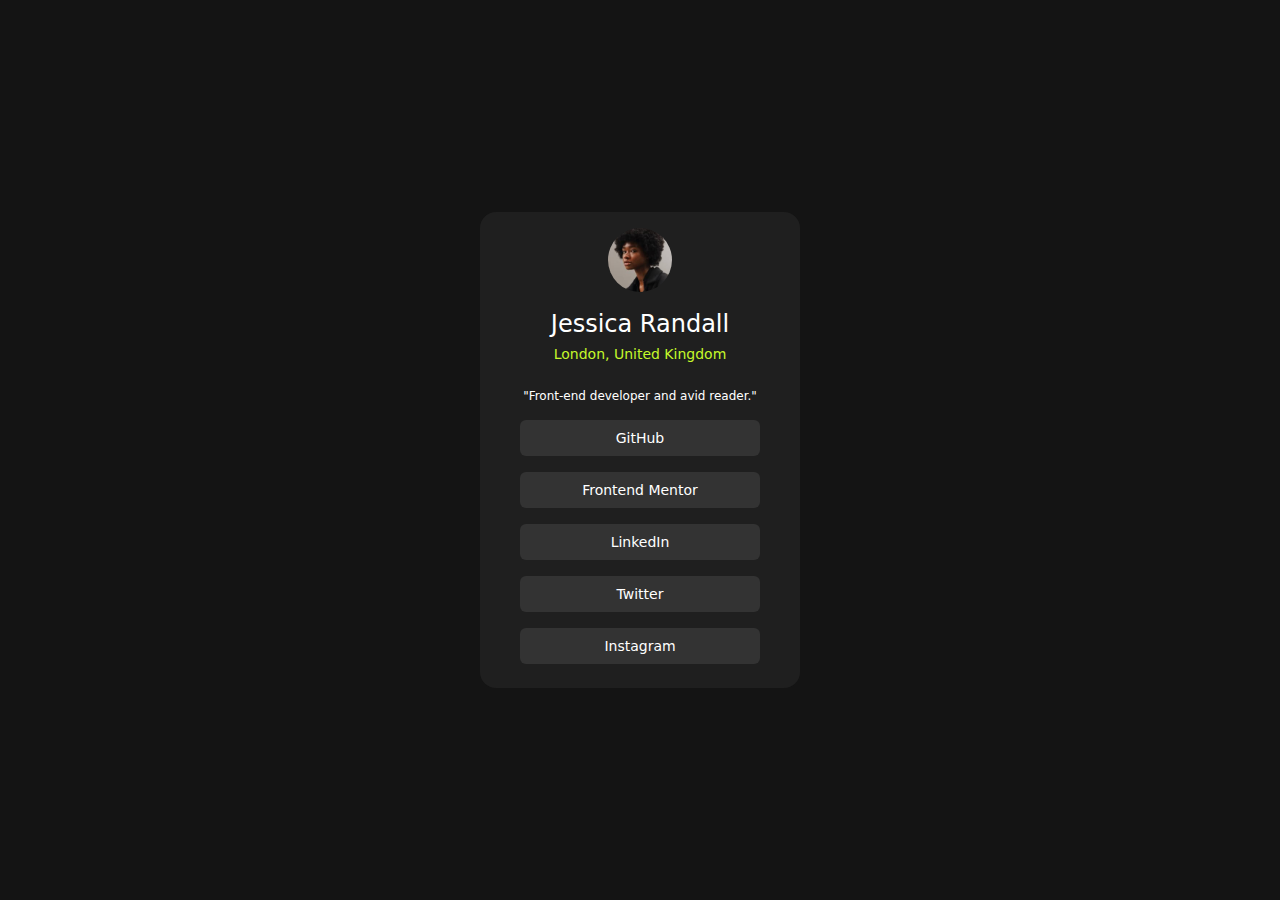
<file: social-links-profile/index.html>
<!DOCTYPE html>
<html lang="es">
<head>
  <meta charset="UTF-8">
  <meta name="viewport" content="width=device-width, initial-scale=1.0"> <!-- displays site properly based on user's device -->

  <link rel="icon" type="image/png" sizes="32x32" href="./assets/images/favicon-32x32.png">
  
  <title>Frontend Mentor | Social links profile</title>
  <link href="src/output.css" rel="stylesheet">
</head>
<body class="bg-Off-Black flex justify-center items-center w-full h-[100vh] flex-col">
  <div class="bg-Dark-Grey flex justify-center items-center flex-col rounded-2xl w-80">
    <img src="assets/images/avatar-jessica.jpeg" alt="" width="20%" height="auto" class="rounded-full mt-4 mb-4">
    <h1 class="text-white text-2xl mb-1">Jessica Randall</h1>
    <h4 class="text-Green text-sm mb-6">London, United Kingdom</h4> 
    <p class="text-White-page text-xs mb-2">"Front-end developer and avid reader."</p>
    <div class="flex justify-center items-center flex-col w-60 mb-4">
      <button class="bg-Grey text-White-page w-full rounded-md text-sm p-2 m-2 hover:bg-Green hover:text-Off-Black hover:font-bold">GitHub</button>
      <button class="bg-Grey text-White-page w-full rounded-md text-sm p-2 m-2 hover:bg-Green hover:text-Off-Black hover:font-bold">Frontend Mentor</button>
      <button class="bg-Grey text-White-page w-full rounded-md text-sm p-2 m-2 hover:bg-Green hover:text-Off-Black hover:font-bold">LinkedIn</button>
      <button class="bg-Grey text-White-page w-full rounded-md text-sm p-2 m-2 hover:bg-Green hover:text-Off-Black hover:font-bold">Twitter</button>
      <button class="bg-Grey text-White-page w-full rounded-md text-sm p-2 m-2 hover:bg-Green hover:text-Off-Black hover:font-bold">Instagram</button>
    </div>

  </div>
  
  <!-- <div class="attribution text-White-page text-xs mt-20 mb-0">
    Challenge by <a href="https://www.frontendmentor.io?ref=challenge" target="_blank">Frontend Mentor</a>. 
    Coded by <a href="https://www.kelmerdev.com/" target="_blank">Kelmer</a>.
  </div> -->
</body>
</html>
</file>
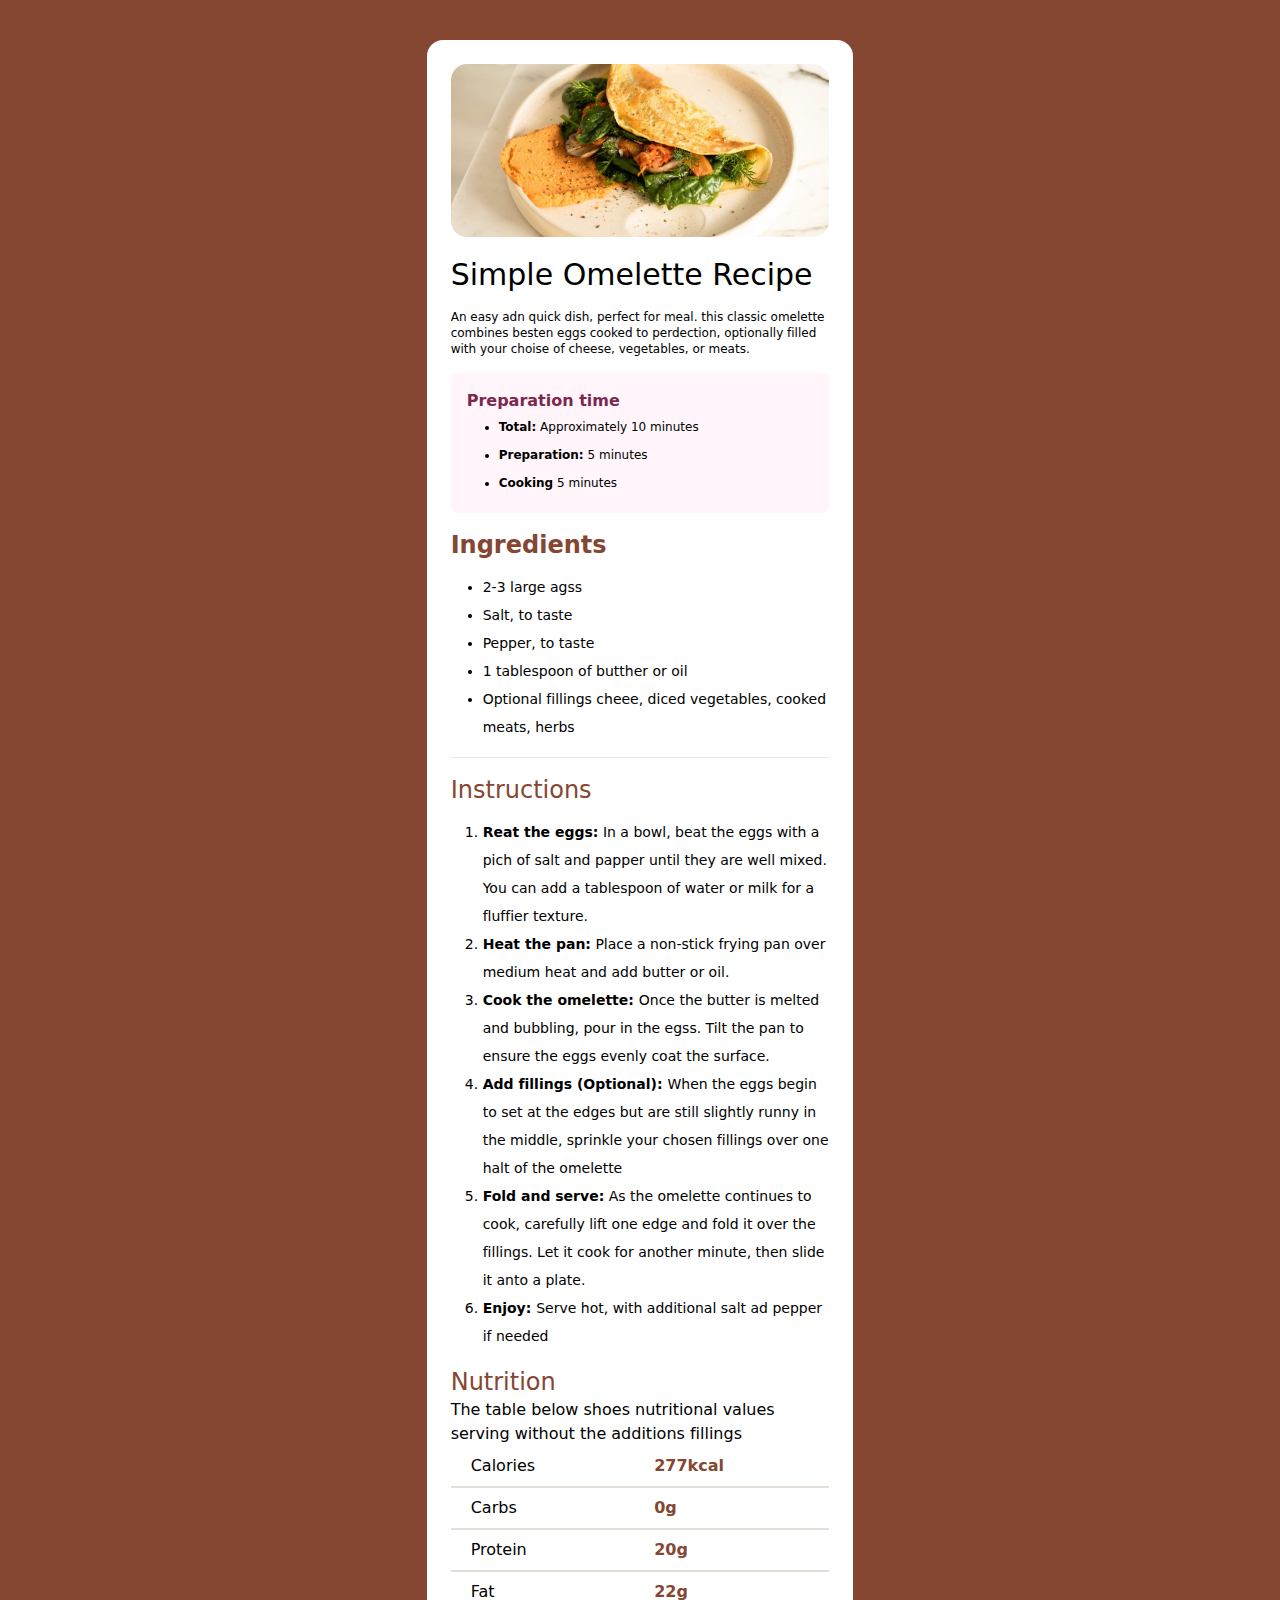
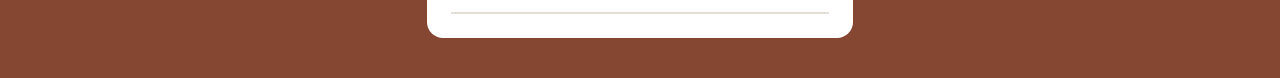
<file: recipe-page/src/index.html>
<!DOCTYPE html>
<html lang="es">
  <head>
    <meta charset="UTF-8" />
    <meta name="viewport" content="width=device-width, initial-scale=1.0" />
    <title>Recipe</title>
    <link href="./output.css" rel="stylesheet" />
  </head>
  <body class="mobile:bg-sky-300 bg-Nutmeg flex justify-center items-center ">
    <div class="bg-White-page rounded-2xl w-4/12 p-6 m-10 mobile:w-full mobile:p-0 mobile:m-0">
      <img
        src="../assets/images/image-omelette.jpeg"
        alt=""
        width="100%"
        height="auto"
        class="rounded-2xl mobile:rounded-none"
      />
      <h2 class="text-wrap text-3xl font-medium mt-5 mobile:m-3">
        Simple Omelette Recipe
      </h2>
      <p class="mt-4 text-xs mobile:m-3">
        An easy adn quick dish, perfect for meal. this classic omelette combines
        besten eggs cooked to perdection, optionally filled with your choise of
        cheese, vegetables, or meats.
      </p>

      <div class="bg-Rose-White mt-4 pb-4 rounded-md mobile:m-3">
        <div class="pl-4 pt-4">
          <h4 class="text-Dark-Raspberry font-bold">Preparation time</h4>
          <ul class="list-disc text-xs pl-8 leading-7">
            <li><strong>Total:</strong> Approximately 10 minutes</li>
            <li><strong>Preparation:</strong> 5 minutes</li>
            <li><strong>Cooking</strong> 5 minutes</li>
          </ul>
        </div>
      </div>

      <div>
        <h3 class="text-Nutmeg font-bold text-2xl	pt-4 mobile:m-3">Ingredients</h3>
        <ul class="list-disc pl-8 mt-3 text-sm leading-7">
          <li>2-3 large agss</li>
          <li>Salt, to taste</li>
          <li>Pepper, to taste</li>
          <li>1 tablespoon of butther or oil</li>
          <li>
            Optional fillings cheee, diced vegetables, cooked meats, herbs
          </li>
        </ul>
      </div>
      <hr class="mt-4 bg-Light-Grey">
      <div>
        <h3 class="text-Nutmeg font-medium text-2xl	pt-4 mobile:m-3">Instructions</h3>
        <ol class="list-decimal text-Nutmeg font-bold pl-8 mt-3 text-sm leading-7">
          <li class="text-black font-normal"><strong>Reat the eggs:</strong> In a bowl, beat the eggs with a pich of salt and papper until they are well mixed. You can add a tablespoon of water or milk for a fluffier texture.</li>
          <li class="text-black font-normal"><strong>Heat the pan:</strong> Place a non-stick frying pan over medium heat and add butter or oil.</li>
          <li class="text-black font-normal"><strong>Cook the omelette: </strong>Once the butter is melted and bubbling, pour in the egss. Tilt the pan to ensure the eggs evenly coat the surface.</li>
          <li class="text-black font-normal"><strong>Add fillings (Optional): </strong> When the eggs begin to set at the edges but are still slightly runny in the middle, sprinkle your chosen fillings over one halt of the omelette</li>
          <li class="text-black font-normal"><strong>Fold and serve:</strong> As the omelette continues to cook, carefully lift one edge and fold it over the fillings. Let it cook for another minute, then slide it anto a plate.
          </li>
          <li class="text-black font-normal"><strong>Enjoy: </strong>Serve hot, with additional salt ad pepper if needed</li>
        </ol>
      </div>

      <div class="mobile:m-3">
        <h3 class="text-Nutmeg font-medium text-2xl	pt-4">Nutrition</h3>
        <p>The table below shoes nutritional values serving without the additions fillings</p>

        <div class="table w-full">
          <div class="table-row-group leading-10">
            <div class="table-row">
              <div class="table-cell pl-5 border-b-2 border-Light-Grey">Calories</div>
              <div class="table-cell pl-5 text-Nutmeg font-bold border-b-2 border-Light-Grey">277kcal</div>
            </div>
            <div class="table-row">
              <div class="table-cell pl-5 border-b-2 border-Light-Grey">Carbs</div>
              <div class="table-cell pl-5 text-Nutmeg font-bold border-b-2 border-Light-Grey">0g</div>
            </div>
            <div class="table-row">
              <div class="table-cell pl-5 border-b-2 border-Light-Grey">Protein</div>
              <div class="table-cell pl-5 text-Nutmeg font-bold border-b-2 border-Light-Grey">20g</div>
            </div>
            <div class="table-row">
              <div class="table-cell pl-5 border-b-2 border-Light-Grey">Fat</div>
              <div class="table-cell pl-5 text-Nutmeg font-bold border-b-2 border-Light-Grey">22g</div>
            </div>
          </div>
        </div>
      </div>
    </div>
  </body>
</html>
</file>
<file: social-links-profile/src/output.css>
/*
! tailwindcss v3.4.3 | MIT License | https://tailwindcss.com
*/

/*
1. Prevent padding and border from affecting element width. (https://github.com/mozdevs/cssremedy/issues/4)
2. Allow adding a border to an element by just adding a border-width. (https://github.com/tailwindcss/tailwindcss/pull/116)
*/

*,
::before,
::after {
  box-sizing: border-box;
  /* 1 */
  border-width: 0;
  /* 2 */
  border-style: solid;
  /* 2 */
  border-color: #e5e7eb;
  /* 2 */
}

::before,
::after {
  --tw-content: '';
}

/*
1. Use a consistent sensible line-height in all browsers.
2. Prevent adjustments of font size after orientation changes in iOS.
3. Use a more readable tab size.
4. Use the user's configured `sans` font-family by default.
5. Use the user's configured `sans` font-feature-settings by default.
6. Use the user's configured `sans` font-variation-settings by default.
7. Disable tap highlights on iOS
*/

html,
:host {
  line-height: 1.5;
  /* 1 */
  -webkit-text-size-adjust: 100%;
  /* 2 */
  -moz-tab-size: 4;
  /* 3 */
  -o-tab-size: 4;
     tab-size: 4;
  /* 3 */
  font-family: ui-sans-serif, system-ui, sans-serif, "Apple Color Emoji", "Segoe UI Emoji", "Segoe UI Symbol", "Noto Color Emoji";
  /* 4 */
  font-feature-settings: normal;
  /* 5 */
  font-variation-settings: normal;
  /* 6 */
  -webkit-tap-highlight-color: transparent;
  /* 7 */
}

/*
1. Remove the margin in all browsers.
2. Inherit line-height from `html` so users can set them as a class directly on the `html` element.
*/

body {
  margin: 0;
  /* 1 */
  line-height: inherit;
  /* 2 */
}

/*
1. Add the correct height in Firefox.
2. Correct the inheritance of border color in Firefox. (https://bugzilla.mozilla.org/show_bug.cgi?id=190655)
3. Ensure horizontal rules are visible by default.
*/

hr {
  height: 0;
  /* 1 */
  color: inherit;
  /* 2 */
  border-top-width: 1px;
  /* 3 */
}

/*
Add the correct text decoration in Chrome, Edge, and Safari.
*/

abbr:where([title]) {
  -webkit-text-decoration: underline dotted;
          text-decoration: underline dotted;
}

/*
Remove the default font size and weight for headings.
*/

h1,
h2,
h3,
h4,
h5,
h6 {
  font-size: inherit;
  font-weight: inherit;
}

/*
Reset links to optimize for opt-in styling instead of opt-out.
*/

a {
  color: inherit;
  text-decoration: inherit;
}

/*
Add the correct font weight in Edge and Safari.
*/

b,
strong {
  font-weight: bolder;
}

/*
1. Use the user's configured `mono` font-family by default.
2. Use the user's configured `mono` font-feature-settings by default.
3. Use the user's configured `mono` font-variation-settings by default.
4. Correct the odd `em` font sizing in all browsers.
*/

code,
kbd,
samp,
pre {
  font-family: ui-monospace, SFMono-Regular, Menlo, Monaco, Consolas, "Liberation Mono", "Courier New", monospace;
  /* 1 */
  font-feature-settings: normal;
  /* 2 */
  font-variation-settings: normal;
  /* 3 */
  font-size: 1em;
  /* 4 */
}

/*
Add the correct font size in all browsers.
*/

small {
  font-size: 80%;
}

/*
Prevent `sub` and `sup` elements from affecting the line height in all browsers.
*/

sub,
sup {
  font-size: 75%;
  line-height: 0;
  position: relative;
  vertical-align: baseline;
}

sub {
  bottom: -0.25em;
}

sup {
  top: -0.5em;
}

/*
1. Remove text indentation from table contents in Chrome and Safari. (https://bugs.chromium.org/p/chromium/issues/detail?id=999088, https://bugs.webkit.org/show_bug.cgi?id=201297)
2. Correct table border color inheritance in all Chrome and Safari. (https://bugs.chromium.org/p/chromium/issues/detail?id=935729, https://bugs.webkit.org/show_bug.cgi?id=195016)
3. Remove gaps between table borders by default.
*/

table {
  text-indent: 0;
  /* 1 */
  border-color: inherit;
  /* 2 */
  border-collapse: collapse;
  /* 3 */
}

/*
1. Change the font styles in all browsers.
2. Remove the margin in Firefox and Safari.
3. Remove default padding in all browsers.
*/

button,
input,
optgroup,
select,
textarea {
  font-family: inherit;
  /* 1 */
  font-feature-settings: inherit;
  /* 1 */
  font-variation-settings: inherit;
  /* 1 */
  font-size: 100%;
  /* 1 */
  font-weight: inherit;
  /* 1 */
  line-height: inherit;
  /* 1 */
  letter-spacing: inherit;
  /* 1 */
  color: inherit;
  /* 1 */
  margin: 0;
  /* 2 */
  padding: 0;
  /* 3 */
}

/*
Remove the inheritance of text transform in Edge and Firefox.
*/

button,
select {
  text-transform: none;
}

/*
1. Correct the inability to style clickable types in iOS and Safari.
2. Remove default button styles.
*/

button,
input:where([type='button']),
input:where([type='reset']),
input:where([type='submit']) {
  -webkit-appearance: button;
  /* 1 */
  background-color: transparent;
  /* 2 */
  background-image: none;
  /* 2 */
}

/*
Use the modern Firefox focus style for all focusable elements.
*/

:-moz-focusring {
  outline: auto;
}

/*
Remove the additional `:invalid` styles in Firefox. (https://github.com/mozilla/gecko-dev/blob/2f9eacd9d3d995c937b4251a5557d95d494c9be1/layout/style/res/forms.css#L728-L737)
*/

:-moz-ui-invalid {
  box-shadow: none;
}

/*
Add the correct vertical alignment in Chrome and Firefox.
*/

progress {
  vertical-align: baseline;
}

/*
Correct the cursor style of increment and decrement buttons in Safari.
*/

::-webkit-inner-spin-button,
::-webkit-outer-spin-button {
  height: auto;
}

/*
1. Correct the odd appearance in Chrome and Safari.
2. Correct the outline style in Safari.
*/

[type='search'] {
  -webkit-appearance: textfield;
  /* 1 */
  outline-offset: -2px;
  /* 2 */
}

/*
Remove the inner padding in Chrome and Safari on macOS.
*/

::-webkit-search-decoration {
  -webkit-appearance: none;
}

/*
1. Correct the inability to style clickable types in iOS and Safari.
2. Change font properties to `inherit` in Safari.
*/

::-webkit-file-upload-button {
  -webkit-appearance: button;
  /* 1 */
  font: inherit;
  /* 2 */
}

/*
Add the correct display in Chrome and Safari.
*/

summary {
  display: list-item;
}

/*
Removes the default spacing and border for appropriate elements.
*/

blockquote,
dl,
dd,
h1,
h2,
h3,
h4,
h5,
h6,
hr,
figure,
p,
pre {
  margin: 0;
}

fieldset {
  margin: 0;
  padding: 0;
}

legend {
  padding: 0;
}

ol,
ul,
menu {
  list-style: none;
  margin: 0;
  padding: 0;
}

/*
Reset default styling for dialogs.
*/

dialog {
  padding: 0;
}

/*
Prevent resizing textareas horizontally by default.
*/

textarea {
  resize: vertical;
}

/*
1. Reset the default placeholder opacity in Firefox. (https://github.com/tailwindlabs/tailwindcss/issues/3300)
2. Set the default placeholder color to the user's configured gray 400 color.
*/

input::-moz-placeholder, textarea::-moz-placeholder {
  opacity: 1;
  /* 1 */
  color: #9ca3af;
  /* 2 */
}

input::placeholder,
textarea::placeholder {
  opacity: 1;
  /* 1 */
  color: #9ca3af;
  /* 2 */
}

/*
Set the default cursor for buttons.
*/

button,
[role="button"] {
  cursor: pointer;
}

/*
Make sure disabled buttons don't get the pointer cursor.
*/

:disabled {
  cursor: default;
}

/*
1. Make replaced elements `display: block` by default. (https://github.com/mozdevs/cssremedy/issues/14)
2. Add `vertical-align: middle` to align replaced elements more sensibly by default. (https://github.com/jensimmons/cssremedy/issues/14#issuecomment-634934210)
   This can trigger a poorly considered lint error in some tools but is included by design.
*/

img,
svg,
video,
canvas,
audio,
iframe,
embed,
object {
  display: block;
  /* 1 */
  vertical-align: middle;
  /* 2 */
}

/*
Constrain images and videos to the parent width and preserve their intrinsic aspect ratio. (https://github.com/mozdevs/cssremedy/issues/14)
*/

img,
video {
  max-width: 100%;
  height: auto;
}

/* Make elements with the HTML hidden attribute stay hidden by default */

[hidden] {
  display: none;
}

*, ::before, ::after {
  --tw-border-spacing-x: 0;
  --tw-border-spacing-y: 0;
  --tw-translate-x: 0;
  --tw-translate-y: 0;
  --tw-rotate: 0;
  --tw-skew-x: 0;
  --tw-skew-y: 0;
  --tw-scale-x: 1;
  --tw-scale-y: 1;
  --tw-pan-x:  ;
  --tw-pan-y:  ;
  --tw-pinch-zoom:  ;
  --tw-scroll-snap-strictness: proximity;
  --tw-gradient-from-position:  ;
  --tw-gradient-via-position:  ;
  --tw-gradient-to-position:  ;
  --tw-ordinal:  ;
  --tw-slashed-zero:  ;
  --tw-numeric-figure:  ;
  --tw-numeric-spacing:  ;
  --tw-numeric-fraction:  ;
  --tw-ring-inset:  ;
  --tw-ring-offset-width: 0px;
  --tw-ring-offset-color: #fff;
  --tw-ring-color: rgb(59 130 246 / 0.5);
  --tw-ring-offset-shadow: 0 0 #0000;
  --tw-ring-shadow: 0 0 #0000;
  --tw-shadow: 0 0 #0000;
  --tw-shadow-colored: 0 0 #0000;
  --tw-blur:  ;
  --tw-brightness:  ;
  --tw-contrast:  ;
  --tw-grayscale:  ;
  --tw-hue-rotate:  ;
  --tw-invert:  ;
  --tw-saturate:  ;
  --tw-sepia:  ;
  --tw-drop-shadow:  ;
  --tw-backdrop-blur:  ;
  --tw-backdrop-brightness:  ;
  --tw-backdrop-contrast:  ;
  --tw-backdrop-grayscale:  ;
  --tw-backdrop-hue-rotate:  ;
  --tw-backdrop-invert:  ;
  --tw-backdrop-opacity:  ;
  --tw-backdrop-saturate:  ;
  --tw-backdrop-sepia:  ;
  --tw-contain-size:  ;
  --tw-contain-layout:  ;
  --tw-contain-paint:  ;
  --tw-contain-style:  ;
}

::backdrop {
  --tw-border-spacing-x: 0;
  --tw-border-spacing-y: 0;
  --tw-translate-x: 0;
  --tw-translate-y: 0;
  --tw-rotate: 0;
  --tw-skew-x: 0;
  --tw-skew-y: 0;
  --tw-scale-x: 1;
  --tw-scale-y: 1;
  --tw-pan-x:  ;
  --tw-pan-y:  ;
  --tw-pinch-zoom:  ;
  --tw-scroll-snap-strictness: proximity;
  --tw-gradient-from-position:  ;
  --tw-gradient-via-position:  ;
  --tw-gradient-to-position:  ;
  --tw-ordinal:  ;
  --tw-slashed-zero:  ;
  --tw-numeric-figure:  ;
  --tw-numeric-spacing:  ;
  --tw-numeric-fraction:  ;
  --tw-ring-inset:  ;
  --tw-ring-offset-width: 0px;
  --tw-ring-offset-color: #fff;
  --tw-ring-color: rgb(59 130 246 / 0.5);
  --tw-ring-offset-shadow: 0 0 #0000;
  --tw-ring-shadow: 0 0 #0000;
  --tw-shadow: 0 0 #0000;
  --tw-shadow-colored: 0 0 #0000;
  --tw-blur:  ;
  --tw-brightness:  ;
  --tw-contrast:  ;
  --tw-grayscale:  ;
  --tw-hue-rotate:  ;
  --tw-invert:  ;
  --tw-saturate:  ;
  --tw-sepia:  ;
  --tw-drop-shadow:  ;
  --tw-backdrop-blur:  ;
  --tw-backdrop-brightness:  ;
  --tw-backdrop-contrast:  ;
  --tw-backdrop-grayscale:  ;
  --tw-backdrop-hue-rotate:  ;
  --tw-backdrop-invert:  ;
  --tw-backdrop-opacity:  ;
  --tw-backdrop-saturate:  ;
  --tw-backdrop-sepia:  ;
  --tw-contain-size:  ;
  --tw-contain-layout:  ;
  --tw-contain-paint:  ;
  --tw-contain-style:  ;
}

.m-2 {
  margin: 0.5rem;
}

.mt-4 {
  margin-top: 1rem;
}

.mt-20 {
  margin-top: 5rem;
}

.mb-10 {
  margin-bottom: 2.5rem;
}

.mb-4 {
  margin-bottom: 1rem;
}

.mb-2 {
  margin-bottom: 0.5rem;
}

.mb-6 {
  margin-bottom: 1.5rem;
}

.mb-3 {
  margin-bottom: 0.75rem;
}

.mb-1 {
  margin-bottom: 0.25rem;
}

.mb-0 {
  margin-bottom: 0px;
}

.flex {
  display: flex;
}

.h-14 {
  height: 3.5rem;
}

.h-full {
  height: 100%;
}

.h-\[100vh\] {
  height: 100vh;
}

.w-12 {
  width: 3rem;
}

.w-4\/5 {
  width: 80%;
}

.w-full {
  width: 100%;
}

.w-\[320px\] {
  width: 320px;
}

.w-32 {
  width: 8rem;
}

.w-3\/12 {
  width: 25%;
}

.w-5\/6 {
  width: 83.333333%;
}

.w-4\/6 {
  width: 66.666667%;
}

.w-3\/6 {
  width: 50%;
}

.w-2\/6 {
  width: 33.333333%;
}

.w-1\/6 {
  width: 16.666667%;
}

.w-24 {
  width: 6rem;
}

.w-2\/3 {
  width: 66.666667%;
}

.w-auto {
  width: auto;
}

.w-40 {
  width: 10rem;
}

.w-60 {
  width: 15rem;
}

.w-80 {
  width: 20rem;
}

.w-7 {
  width: 1.75rem;
}

.w-52 {
  width: 13rem;
}

.flex-col {
  flex-direction: column;
}

.items-center {
  align-items: center;
}

.justify-center {
  justify-content: center;
}

.rounded-lg {
  border-radius: 0.5rem;
}

.rounded-full {
  border-radius: 9999px;
}

.rounded-3xl {
  border-radius: 1.5rem;
}

.rounded-2xl {
  border-radius: 1rem;
}

.rounded-sm {
  border-radius: 0.125rem;
}

.rounded-md {
  border-radius: 0.375rem;
}

.bg-black {
  --tw-bg-opacity: 1;
  background-color: rgb(0 0 0 / var(--tw-bg-opacity));
}

.bg-Off-Black {
  --tw-bg-opacity: 1;
  background-color: hsl(0 0% 8% / var(--tw-bg-opacity));
}

.bg-Dark-Grey {
  --tw-bg-opacity: 1;
  background-color: hsl(0 0% 12% / var(--tw-bg-opacity));
}

.bg-Grey {
  --tw-bg-opacity: 1;
  background-color: hsl(0 0% 20% / var(--tw-bg-opacity));
}

.p-3 {
  padding: 0.75rem;
}

.p-2 {
  padding: 0.5rem;
}

.text-sm {
  font-size: 0.875rem;
  line-height: 1.25rem;
}

.text-lg {
  font-size: 1.125rem;
  line-height: 1.75rem;
}

.text-\[40px\] {
  font-size: 40px;
}

.text-2xl {
  font-size: 1.5rem;
  line-height: 2rem;
}

.text-3xl {
  font-size: 1.875rem;
  line-height: 2.25rem;
}

.text-xs {
  font-size: 0.75rem;
  line-height: 1rem;
}

.text-white {
  --tw-text-opacity: 1;
  color: rgb(255 255 255 / var(--tw-text-opacity));
}

.text-Green {
  --tw-text-opacity: 1;
  color: hsl(75 94% 57% / var(--tw-text-opacity));
}

.text-White-page {
  --tw-text-opacity: 1;
  color: hsl(0 0% 100% / var(--tw-text-opacity));
}

.hover\:bg-Green:hover {
  --tw-bg-opacity: 1;
  background-color: hsl(75 94% 57% / var(--tw-bg-opacity));
}

.hover\:font-bold:hover {
  font-weight: 700;
}

.hover\:text-Off-Black:hover {
  --tw-text-opacity: 1;
  color: hsl(0 0% 8% / var(--tw-text-opacity));
}
</file>
<file: recipe-page/src/output.css>
/*
! tailwindcss v3.4.3 | MIT License | https://tailwindcss.com
*/

/*
1. Prevent padding and border from affecting element width. (https://github.com/mozdevs/cssremedy/issues/4)
2. Allow adding a border to an element by just adding a border-width. (https://github.com/tailwindcss/tailwindcss/pull/116)
*/

*,
::before,
::after {
  box-sizing: border-box;
  /* 1 */
  border-width: 0;
  /* 2 */
  border-style: solid;
  /* 2 */
  border-color: #e5e7eb;
  /* 2 */
}

::before,
::after {
  --tw-content: '';
}

/*
1. Use a consistent sensible line-height in all browsers.
2. Prevent adjustments of font size after orientation changes in iOS.
3. Use a more readable tab size.
4. Use the user's configured `sans` font-family by default.
5. Use the user's configured `sans` font-feature-settings by default.
6. Use the user's configured `sans` font-variation-settings by default.
7. Disable tap highlights on iOS
*/

html,
:host {
  line-height: 1.5;
  /* 1 */
  -webkit-text-size-adjust: 100%;
  /* 2 */
  -moz-tab-size: 4;
  /* 3 */
  -o-tab-size: 4;
     tab-size: 4;
  /* 3 */
  font-family: ui-sans-serif, system-ui, sans-serif, "Apple Color Emoji", "Segoe UI Emoji", "Segoe UI Symbol", "Noto Color Emoji";
  /* 4 */
  font-feature-settings: normal;
  /* 5 */
  font-variation-settings: normal;
  /* 6 */
  -webkit-tap-highlight-color: transparent;
  /* 7 */
}

/*
1. Remove the margin in all browsers.
2. Inherit line-height from `html` so users can set them as a class directly on the `html` element.
*/

body {
  margin: 0;
  /* 1 */
  line-height: inherit;
  /* 2 */
}

/*
1. Add the correct height in Firefox.
2. Correct the inheritance of border color in Firefox. (https://bugzilla.mozilla.org/show_bug.cgi?id=190655)
3. Ensure horizontal rules are visible by default.
*/

hr {
  height: 0;
  /* 1 */
  color: inherit;
  /* 2 */
  border-top-width: 1px;
  /* 3 */
}

/*
Add the correct text decoration in Chrome, Edge, and Safari.
*/

abbr:where([title]) {
  -webkit-text-decoration: underline dotted;
          text-decoration: underline dotted;
}

/*
Remove the default font size and weight for headings.
*/

h1,
h2,
h3,
h4,
h5,
h6 {
  font-size: inherit;
  font-weight: inherit;
}

/*
Reset links to optimize for opt-in styling instead of opt-out.
*/

a {
  color: inherit;
  text-decoration: inherit;
}

/*
Add the correct font weight in Edge and Safari.
*/

b,
strong {
  font-weight: bolder;
}

/*
1. Use the user's configured `mono` font-family by default.
2. Use the user's configured `mono` font-feature-settings by default.
3. Use the user's configured `mono` font-variation-settings by default.
4. Correct the odd `em` font sizing in all browsers.
*/

code,
kbd,
samp,
pre {
  font-family: ui-monospace, SFMono-Regular, Menlo, Monaco, Consolas, "Liberation Mono", "Courier New", monospace;
  /* 1 */
  font-feature-settings: normal;
  /* 2 */
  font-variation-settings: normal;
  /* 3 */
  font-size: 1em;
  /* 4 */
}

/*
Add the correct font size in all browsers.
*/

small {
  font-size: 80%;
}

/*
Prevent `sub` and `sup` elements from affecting the line height in all browsers.
*/

sub,
sup {
  font-size: 75%;
  line-height: 0;
  position: relative;
  vertical-align: baseline;
}

sub {
  bottom: -0.25em;
}

sup {
  top: -0.5em;
}

/*
1. Remove text indentation from table contents in Chrome and Safari. (https://bugs.chromium.org/p/chromium/issues/detail?id=999088, https://bugs.webkit.org/show_bug.cgi?id=201297)
2. Correct table border color inheritance in all Chrome and Safari. (https://bugs.chromium.org/p/chromium/issues/detail?id=935729, https://bugs.webkit.org/show_bug.cgi?id=195016)
3. Remove gaps between table borders by default.
*/

table {
  text-indent: 0;
  /* 1 */
  border-color: inherit;
  /* 2 */
  border-collapse: collapse;
  /* 3 */
}

/*
1. Change the font styles in all browsers.
2. Remove the margin in Firefox and Safari.
3. Remove default padding in all browsers.
*/

button,
input,
optgroup,
select,
textarea {
  font-family: inherit;
  /* 1 */
  font-feature-settings: inherit;
  /* 1 */
  font-variation-settings: inherit;
  /* 1 */
  font-size: 100%;
  /* 1 */
  font-weight: inherit;
  /* 1 */
  line-height: inherit;
  /* 1 */
  letter-spacing: inherit;
  /* 1 */
  color: inherit;
  /* 1 */
  margin: 0;
  /* 2 */
  padding: 0;
  /* 3 */
}

/*
Remove the inheritance of text transform in Edge and Firefox.
*/

button,
select {
  text-transform: none;
}

/*
1. Correct the inability to style clickable types in iOS and Safari.
2. Remove default button styles.
*/

button,
input:where([type='button']),
input:where([type='reset']),
input:where([type='submit']) {
  -webkit-appearance: button;
  /* 1 */
  background-color: transparent;
  /* 2 */
  background-image: none;
  /* 2 */
}

/*
Use the modern Firefox focus style for all focusable elements.
*/

:-moz-focusring {
  outline: auto;
}

/*
Remove the additional `:invalid` styles in Firefox. (https://github.com/mozilla/gecko-dev/blob/2f9eacd9d3d995c937b4251a5557d95d494c9be1/layout/style/res/forms.css#L728-L737)
*/

:-moz-ui-invalid {
  box-shadow: none;
}

/*
Add the correct vertical alignment in Chrome and Firefox.
*/

progress {
  vertical-align: baseline;
}

/*
Correct the cursor style of increment and decrement buttons in Safari.
*/

::-webkit-inner-spin-button,
::-webkit-outer-spin-button {
  height: auto;
}

/*
1. Correct the odd appearance in Chrome and Safari.
2. Correct the outline style in Safari.
*/

[type='search'] {
  -webkit-appearance: textfield;
  /* 1 */
  outline-offset: -2px;
  /* 2 */
}

/*
Remove the inner padding in Chrome and Safari on macOS.
*/

::-webkit-search-decoration {
  -webkit-appearance: none;
}

/*
1. Correct the inability to style clickable types in iOS and Safari.
2. Change font properties to `inherit` in Safari.
*/

::-webkit-file-upload-button {
  -webkit-appearance: button;
  /* 1 */
  font: inherit;
  /* 2 */
}

/*
Add the correct display in Chrome and Safari.
*/

summary {
  display: list-item;
}

/*
Removes the default spacing and border for appropriate elements.
*/

blockquote,
dl,
dd,
h1,
h2,
h3,
h4,
h5,
h6,
hr,
figure,
p,
pre {
  margin: 0;
}

fieldset {
  margin: 0;
  padding: 0;
}

legend {
  padding: 0;
}

ol,
ul,
menu {
  list-style: none;
  margin: 0;
  padding: 0;
}

/*
Reset default styling for dialogs.
*/

dialog {
  padding: 0;
}

/*
Prevent resizing textareas horizontally by default.
*/

textarea {
  resize: vertical;
}

/*
1. Reset the default placeholder opacity in Firefox. (https://github.com/tailwindlabs/tailwindcss/issues/3300)
2. Set the default placeholder color to the user's configured gray 400 color.
*/

input::-moz-placeholder, textarea::-moz-placeholder {
  opacity: 1;
  /* 1 */
  color: #9ca3af;
  /* 2 */
}

input::placeholder,
textarea::placeholder {
  opacity: 1;
  /* 1 */
  color: #9ca3af;
  /* 2 */
}

/*
Set the default cursor for buttons.
*/

button,
[role="button"] {
  cursor: pointer;
}

/*
Make sure disabled buttons don't get the pointer cursor.
*/

:disabled {
  cursor: default;
}

/*
1. Make replaced elements `display: block` by default. (https://github.com/mozdevs/cssremedy/issues/14)
2. Add `vertical-align: middle` to align replaced elements more sensibly by default. (https://github.com/jensimmons/cssremedy/issues/14#issuecomment-634934210)
   This can trigger a poorly considered lint error in some tools but is included by design.
*/

img,
svg,
video,
canvas,
audio,
iframe,
embed,
object {
  display: block;
  /* 1 */
  vertical-align: middle;
  /* 2 */
}

/*
Constrain images and videos to the parent width and preserve their intrinsic aspect ratio. (https://github.com/mozdevs/cssremedy/issues/14)
*/

img,
video {
  max-width: 100%;
  height: auto;
}

/* Make elements with the HTML hidden attribute stay hidden by default */

[hidden] {
  display: none;
}

*, ::before, ::after {
  --tw-border-spacing-x: 0;
  --tw-border-spacing-y: 0;
  --tw-translate-x: 0;
  --tw-translate-y: 0;
  --tw-rotate: 0;
  --tw-skew-x: 0;
  --tw-skew-y: 0;
  --tw-scale-x: 1;
  --tw-scale-y: 1;
  --tw-pan-x:  ;
  --tw-pan-y:  ;
  --tw-pinch-zoom:  ;
  --tw-scroll-snap-strictness: proximity;
  --tw-gradient-from-position:  ;
  --tw-gradient-via-position:  ;
  --tw-gradient-to-position:  ;
  --tw-ordinal:  ;
  --tw-slashed-zero:  ;
  --tw-numeric-figure:  ;
  --tw-numeric-spacing:  ;
  --tw-numeric-fraction:  ;
  --tw-ring-inset:  ;
  --tw-ring-offset-width: 0px;
  --tw-ring-offset-color: #fff;
  --tw-ring-color: rgb(59 130 246 / 0.5);
  --tw-ring-offset-shadow: 0 0 #0000;
  --tw-ring-shadow: 0 0 #0000;
  --tw-shadow: 0 0 #0000;
  --tw-shadow-colored: 0 0 #0000;
  --tw-blur:  ;
  --tw-brightness:  ;
  --tw-contrast:  ;
  --tw-grayscale:  ;
  --tw-hue-rotate:  ;
  --tw-invert:  ;
  --tw-saturate:  ;
  --tw-sepia:  ;
  --tw-drop-shadow:  ;
  --tw-backdrop-blur:  ;
  --tw-backdrop-brightness:  ;
  --tw-backdrop-contrast:  ;
  --tw-backdrop-grayscale:  ;
  --tw-backdrop-hue-rotate:  ;
  --tw-backdrop-invert:  ;
  --tw-backdrop-opacity:  ;
  --tw-backdrop-saturate:  ;
  --tw-backdrop-sepia:  ;
  --tw-contain-size:  ;
  --tw-contain-layout:  ;
  --tw-contain-paint:  ;
  --tw-contain-style:  ;
}

::backdrop {
  --tw-border-spacing-x: 0;
  --tw-border-spacing-y: 0;
  --tw-translate-x: 0;
  --tw-translate-y: 0;
  --tw-rotate: 0;
  --tw-skew-x: 0;
  --tw-skew-y: 0;
  --tw-scale-x: 1;
  --tw-scale-y: 1;
  --tw-pan-x:  ;
  --tw-pan-y:  ;
  --tw-pinch-zoom:  ;
  --tw-scroll-snap-strictness: proximity;
  --tw-gradient-from-position:  ;
  --tw-gradient-via-position:  ;
  --tw-gradient-to-position:  ;
  --tw-ordinal:  ;
  --tw-slashed-zero:  ;
  --tw-numeric-figure:  ;
  --tw-numeric-spacing:  ;
  --tw-numeric-fraction:  ;
  --tw-ring-inset:  ;
  --tw-ring-offset-width: 0px;
  --tw-ring-offset-color: #fff;
  --tw-ring-color: rgb(59 130 246 / 0.5);
  --tw-ring-offset-shadow: 0 0 #0000;
  --tw-ring-shadow: 0 0 #0000;
  --tw-shadow: 0 0 #0000;
  --tw-shadow-colored: 0 0 #0000;
  --tw-blur:  ;
  --tw-brightness:  ;
  --tw-contrast:  ;
  --tw-grayscale:  ;
  --tw-hue-rotate:  ;
  --tw-invert:  ;
  --tw-saturate:  ;
  --tw-sepia:  ;
  --tw-drop-shadow:  ;
  --tw-backdrop-blur:  ;
  --tw-backdrop-brightness:  ;
  --tw-backdrop-contrast:  ;
  --tw-backdrop-grayscale:  ;
  --tw-backdrop-hue-rotate:  ;
  --tw-backdrop-invert:  ;
  --tw-backdrop-opacity:  ;
  --tw-backdrop-saturate:  ;
  --tw-backdrop-sepia:  ;
  --tw-contain-size:  ;
  --tw-contain-layout:  ;
  --tw-contain-paint:  ;
  --tw-contain-style:  ;
}

.m-10 {
  margin: 2.5rem;
}

.mt-3 {
  margin-top: 0.75rem;
}

.mt-4 {
  margin-top: 1rem;
}

.mt-5 {
  margin-top: 1.25rem;
}

.flex {
  display: flex;
}

.table {
  display: table;
}

.table-cell {
  display: table-cell;
}

.table-row-group {
  display: table-row-group;
}

.table-row {
  display: table-row;
}

.w-4\/12 {
  width: 33.333333%;
}

.w-full {
  width: 100%;
}

.list-decimal {
  list-style-type: decimal;
}

.list-disc {
  list-style-type: disc;
}

.items-center {
  align-items: center;
}

.justify-center {
  justify-content: center;
}

.text-wrap {
  text-wrap: wrap;
}

.rounded-2xl {
  border-radius: 1rem;
}

.rounded-md {
  border-radius: 0.375rem;
}

.border-b-2 {
  border-bottom-width: 2px;
}

.border-Light-Grey {
  --tw-border-opacity: 1;
  border-color: hsl(30 18% 87% / var(--tw-border-opacity));
}

.bg-Light-Grey {
  --tw-bg-opacity: 1;
  background-color: hsl(30 18% 87% / var(--tw-bg-opacity));
}

.bg-Nutmeg {
  --tw-bg-opacity: 1;
  background-color: hsl(14 45% 36% / var(--tw-bg-opacity));
}

.bg-Rose-White {
  --tw-bg-opacity: 1;
  background-color: hsl(330 100% 98% / var(--tw-bg-opacity));
}

.bg-White-page {
  --tw-bg-opacity: 1;
  background-color: hsl(0 0% 100% / var(--tw-bg-opacity));
}

.p-6 {
  padding: 1.5rem;
}

.pb-4 {
  padding-bottom: 1rem;
}

.pl-4 {
  padding-left: 1rem;
}

.pl-5 {
  padding-left: 1.25rem;
}

.pl-8 {
  padding-left: 2rem;
}

.pt-4 {
  padding-top: 1rem;
}

.text-2xl {
  font-size: 1.5rem;
  line-height: 2rem;
}

.text-3xl {
  font-size: 1.875rem;
  line-height: 2.25rem;
}

.text-sm {
  font-size: 0.875rem;
  line-height: 1.25rem;
}

.text-xs {
  font-size: 0.75rem;
  line-height: 1rem;
}

.font-bold {
  font-weight: 700;
}

.font-medium {
  font-weight: 500;
}

.font-normal {
  font-weight: 400;
}

.leading-10 {
  line-height: 2.5rem;
}

.leading-7 {
  line-height: 1.75rem;
}

.text-Dark-Raspberry {
  --tw-text-opacity: 1;
  color: hsl(332 51% 32% / var(--tw-text-opacity));
}

.text-Nutmeg {
  --tw-text-opacity: 1;
  color: hsl(14 45% 36% / var(--tw-text-opacity));
}

.text-black {
  --tw-text-opacity: 1;
  color: rgb(0 0 0 / var(--tw-text-opacity));
}

@media (max-width: 375px) {
  .mobile\:m-0 {
    margin: 0px;
  }

  .mobile\:m-1 {
    margin: 0.25rem;
  }

  .mobile\:m-2 {
    margin: 0.5rem;
  }

  .mobile\:m-3 {
    margin: 0.75rem;
  }

  .mobile\:w-full {
    width: 100%;
  }

  .mobile\:rounded-none {
    border-radius: 0px;
  }

  .mobile\:bg-sky-300 {
    --tw-bg-opacity: 1;
    background-color: rgb(125 211 252 / var(--tw-bg-opacity));
  }

  .mobile\:p-0 {
    padding: 0px;
  }
}
</file>
